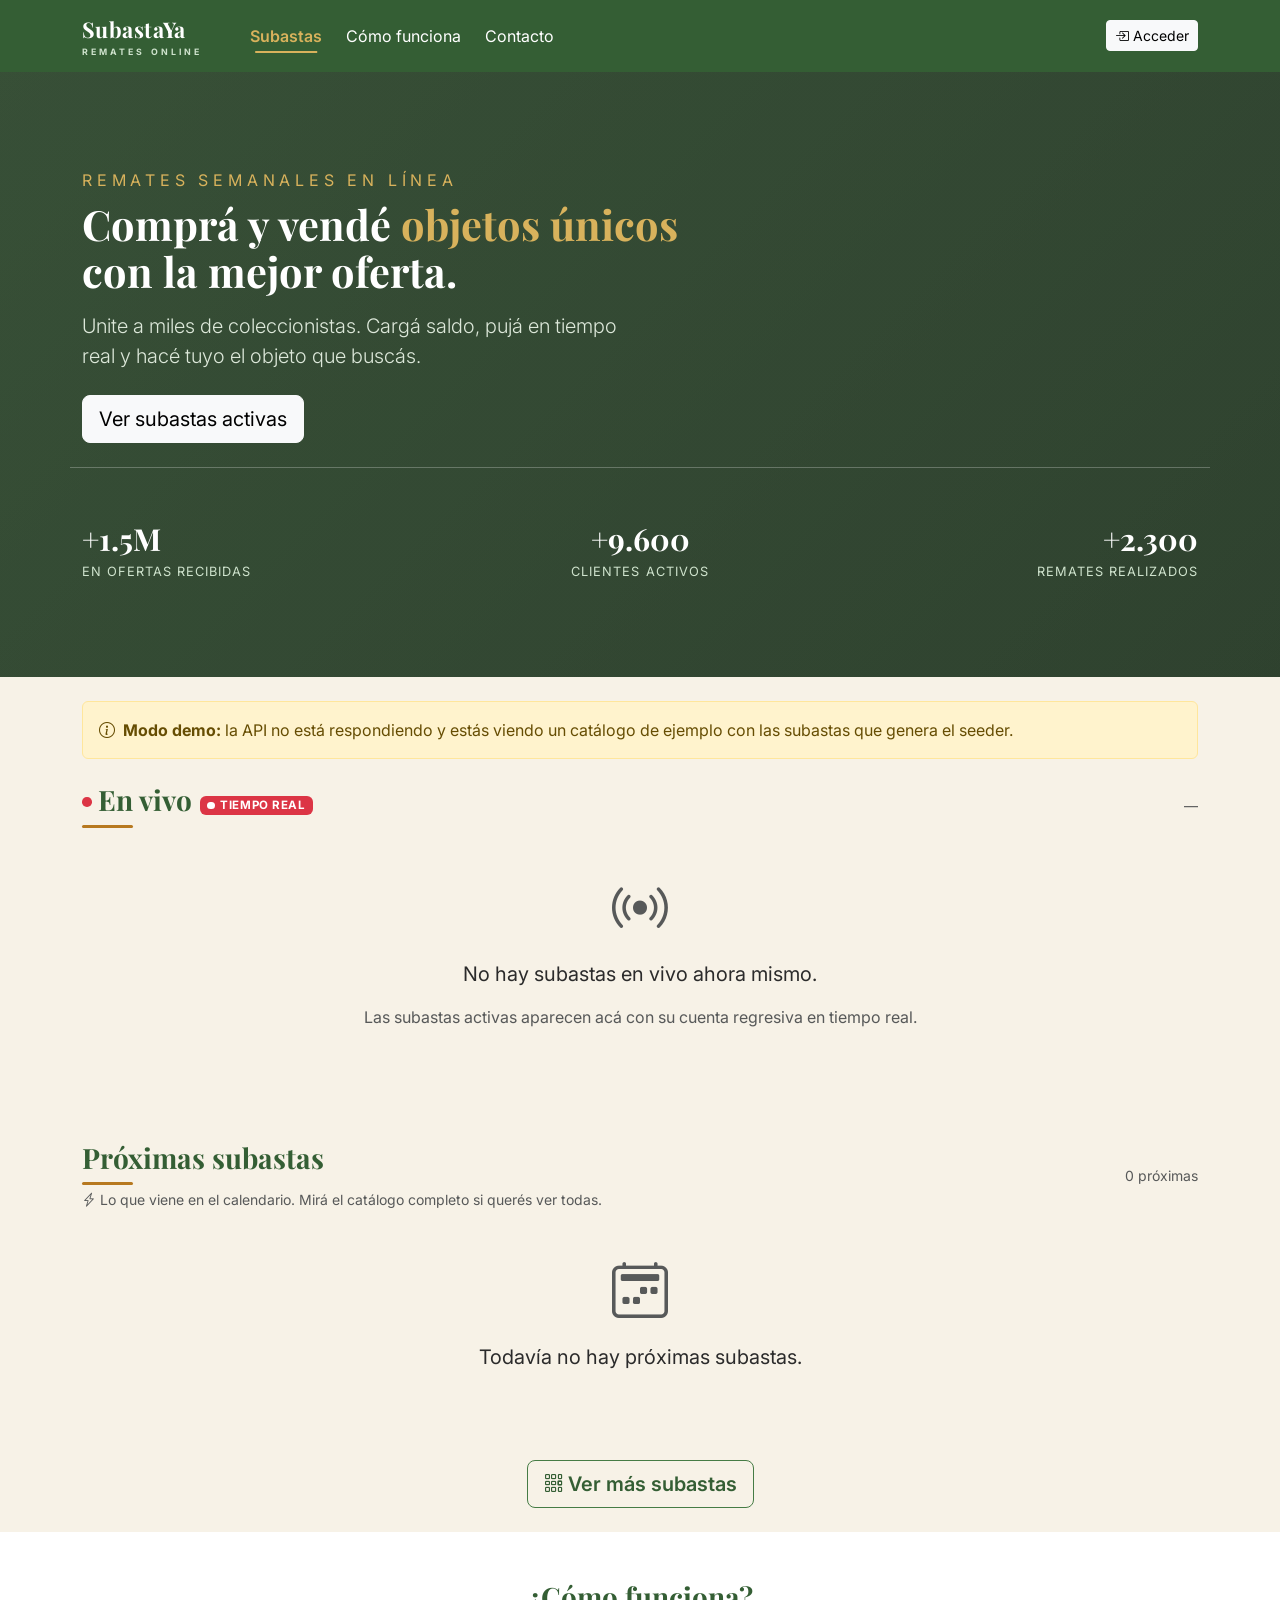
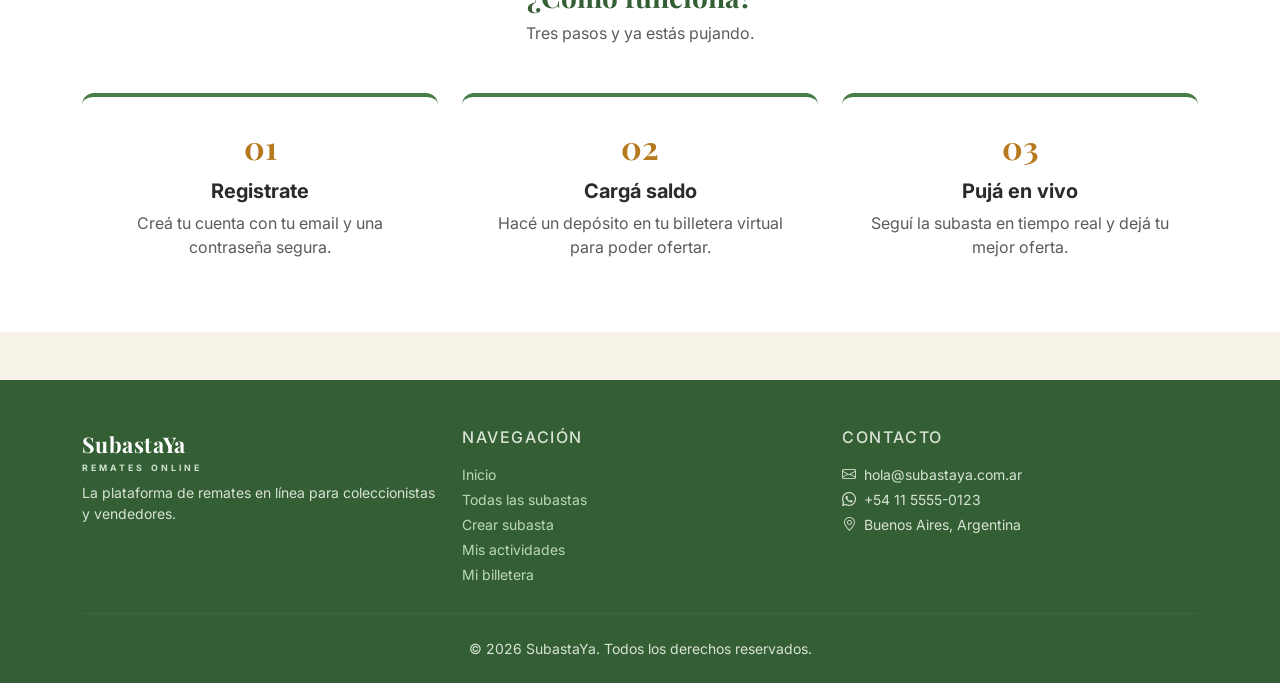
<file: Frontend/index.html>
<!DOCTYPE html>
<html lang="es">
<head>
  <meta charset="UTF-8" />
  
  <meta name="viewport" content="width=device-width, initial-scale=1.0" />
  <title>SubastaYa · Remates Online</title>

  <link rel="preconnect" href="https://fonts.googleapis.com" />
  <link rel="preconnect" href="https://fonts.gstatic.com" crossorigin />
  <link href="https://fonts.googleapis.com/css2?family=Playfair+Display:wght@600;700&family=Inter:wght@400;500;600&display=swap" rel="stylesheet" />
  <link href="https://cdn.jsdelivr.net/npm/bootstrap@5.3.3/dist/css/bootstrap.min.css" rel="stylesheet" />
  <link href="https://cdn.jsdelivr.net/npm/bootstrap-icons@1.11.3/font/bootstrap-icons.min.css" rel="stylesheet" />
  <link href="css/styles.css" rel="stylesheet" />
</head>
<body>

  <!-- Navbar -->
  <nav class="navbar navbar-expand-lg navbar-subasta sticky-top">
    <div class="container">
      <a class="navbar-brand logo-marca" href="index.html">
        SubastaYa
        <small>Remates Online</small>
      </a>
      <button class="navbar-toggler" type="button" data-bs-toggle="collapse" data-bs-target="#navPrincipal" aria-controls="navPrincipal" aria-expanded="false" aria-label="Abrir menú">
        <span class="navbar-toggler-icon"></span>
      </button>
      <div class="collapse navbar-collapse" id="navPrincipal">
        <ul class="navbar-nav me-auto ms-lg-4 gap-lg-2">
          <li class="nav-item"><a class="nav-link active" aria-current="page" href="#en-vivo">Subastas</a></li>
          <li class="nav-item"><a class="nav-link" href="#como-funciona">Cómo funciona</a></li>
          <li class="nav-item" data-solo-login><a class="nav-link" href="crear-subasta.html"><i class="bi bi-plus-circle me-1"></i>Crear subasta</a></li>
          <li class="nav-item" data-solo-login><a class="nav-link" href="mis-actividades.html"><i class="bi bi-list-check me-1"></i>Mis actividades</a></li>
          <li class="nav-item" data-solo-login><a class="nav-link" href="billetera.html"><i class="bi bi-wallet2 me-1"></i>Mi billetera</a></li>
          <li class="nav-item"><a class="nav-link" href="#contacto">Contacto</a></li>
        </ul>
        <div class="d-flex align-items-center" id="nav-accion"></div>
      </div>
    </div>
  </nav>

  <!-- Hero -->
  <header class="hero">
    <div class="container">
      <div class="row align-items-center">
        <div class="col-lg-8">
          <p class="text-uppercase mb-2" style="letter-spacing: 0.3em; color: #d8b25c;">Remates semanales en línea</p>
          <h1 class="claim">Comprá y vendé
            <span>objetos únicos</span><br />
            con la mejor oferta.</h1>
          <p class="sub-claim lead mt-3">
            Unite a miles de coleccionistas. Cargá saldo, pujá en tiempo real
            y hacé tuyo el objeto que buscás.
          </p>
          <div class="d-flex flex-wrap gap-2 mt-4">
            <a class="btn btn-light btn-lg" href="#en-vivo">Ver subastas activas</a>
           
          </div>
        </div>
      </div>

      <div class="row hero-stats pt-4 mt-4 g-4">
        <div class="col-md-4 text-center text-md-start">
          <p class="numero mb-0">+1.5M</p>
          <p class="etiqueta mb-0">En ofertas recibidas</p>
        </div>
        <div class="col-md-4 text-center">
          <p class="numero mb-0">+9.600</p>
          <p class="etiqueta mb-0">Clientes activos</p>
        </div>
        <div class="col-md-4 text-center text-md-end">
          <p class="numero mb-0">+2.300</p>
          <p class="etiqueta mb-0">Remates realizados</p>
        </div>
      </div>
    </div>
  </header>

  <!-- Subastas -->
  <section class="container py-4" id="subastas">
    <div id="aviso-demo" class="alert alert-warning d-none" role="alert">
      <i class="bi bi-info-circle me-1"></i>
      <strong>Modo demo:</strong> la API no está respondiendo y estás viendo un catálogo de ejemplo con las subastas que genera el seeder.
    </div>

    <!-- En vivo: todas las subastas activas con su cuenta regresiva en tiempo real -->
    <div class="d-flex align-items-center justify-content-between my-4" id="en-vivo">
      <div class="d-flex align-items-center">
        <h2 class="seccion-titulo h3 mb-0"><span class="punto-en-vivo"></span>En vivo</h2>
        <span class="badge live-badge ms-2"><span class="video-dot"></span>Tiempo real</span>
      </div>
      <span class="text-muted small" id="cantidad-en-vivo"></span>
    </div>
    <div id="grid-en-vivo" class="row g-4"></div>
    <div id="vacio-en-vivo" class="text-center py-5 d-none">
      <i class="bi bi-broadcast display-4 text-muted"></i>
      <p class="mt-3 fs-5">No hay subastas en vivo ahora mismo.</p>
      <p class="text-muted">Las subastas activas aparecen acá con su cuenta regresiva en tiempo real.</p>
    </div>

    <!-- Próximas a empezar -->
    <div class="d-flex align-items-center justify-content-between my-4 mt-5">
      <div>
        <h2 class="seccion-titulo h3 mb-0">Próximas subastas</h2>
        <p class="text-muted small mb-0 mt-1"><i class="bi bi-lightning-charge me-1"></i>Lo que viene en el calendario. Mirá el catálogo completo si querés ver todas.</p>
      </div>
      <span class="text-muted small" id="cantidad-resultados"></span>
    </div>
    <div id="grid-subastas" class="row g-4"></div>
    <div id="sin-resultados" class="text-center py-5 d-none">
      <i class="bi bi-calendar2-week display-4 text-muted"></i>
      <p class="mt-3 fs-5">Todavía no hay próximas subastas.</p>
    </div>
    <div class="text-center mt-4">
      <a class="btn btn-contorno-verde btn-lg" href="subastas.html">
        <i class="bi bi-grid-3x3-gap me-1"></i>Ver más subastas
      </a>
    </div>
  </section>

  <!-- Cómo funciona -->
  <section class="bg-white py-5" id="como-funciona">
    <div class="container">
      <h2 class="seccion-titulo h3 text-center mb-2">¿Cómo funciona?</h2>
      <p class="text-center text-muted mb-5">Tres pasos y ya estás pujando.</p>
      <div class="row g-4">
        <div class="col-md-4">
          <div class="paso text-center">
            <p class="numero-paso mb-2">01</p>
            <h5 class="fw-bold">Registrate</h5>
            <p class="text-muted mb-0">Creá tu cuenta con tu email y una contraseña segura.</p>
          </div>
        </div>
        <div class="col-md-4">
          <div class="paso text-center">
            <p class="numero-paso mb-2">02</p>
            <h5 class="fw-bold">Cargá saldo</h5>
            <p class="text-muted mb-0">Hacé un depósito en tu billetera virtual para poder ofertar.</p>
          </div>
        </div>
        <div class="col-md-4">
          <div class="paso text-center">
            <p class="numero-paso mb-2">03</p>
            <h5 class="fw-bold">Pujá en vivo</h5>
            <p class="text-muted mb-0">Seguí la subasta en tiempo real y dejá tu mejor oferta.</p>
          </div>
        </div>
      </div>
    </div>
  </section>

  <!-- Footer -->
  <footer class="footer-subasta mt-5 pt-5 pb-4" id="contacto">
    <div class="container">
      <div class="row g-4">
        <div class="col-lg-4">
          <p class="logo-marca text-white mb-2">SubastaYa <small>Remates Online</small></p>
          <p class="mb-0 small">La plataforma de remates en línea para coleccionistas y vendedores.</p>
        </div>
        <div class="col-lg-4">
          <h6 class="text-uppercase mb-3" style="letter-spacing: 0.1em;">Navegación</h6>
          <ul class="list-unstyled small mb-0">
            <li class="mb-1"><a href="index.html">Inicio</a></li>
            <li class="mb-1"><a href="subastas.html">Todas las subastas</a></li>
            <li class="mb-1"><a href="crear-subasta.html">Crear subasta</a></li>
            <li class="mb-1"><a href="mis-actividades.html">Mis actividades</a></li>
            <li class="mb-1"><a href="billetera.html">Mi billetera</a></li>
                      </ul>
        </div>
        <div class="col-lg-4">
          <h6 class="text-uppercase mb-3" style="letter-spacing: 0.1em;">Contacto</h6>
          <ul class="list-unstyled small mb-0">
            <li class="mb-1"><i class="bi bi-envelope me-2"></i>hola@subastaya.com.ar</li>
            <li class="mb-1"><i class="bi bi-whatsapp me-2"></i>+54 11 5555-0123</li>
            <li class="mb-1"><i class="bi bi-geo-alt me-2"></i>Buenos Aires, Argentina</li>
          </ul>
        </div>
      </div>
      <hr class="border-secondary my-4" />
      <p class="text-center small mb-0">© 2026 SubastaYa. Todos los derechos reservados.</p>
    </div>
  </footer>

  <script src="https://cdn.jsdelivr.net/npm/bootstrap@5.3.3/dist/js/bootstrap.bundle.min.js"></script>
  <script src="js/app.js"></script>
</body>
</html>
</file>
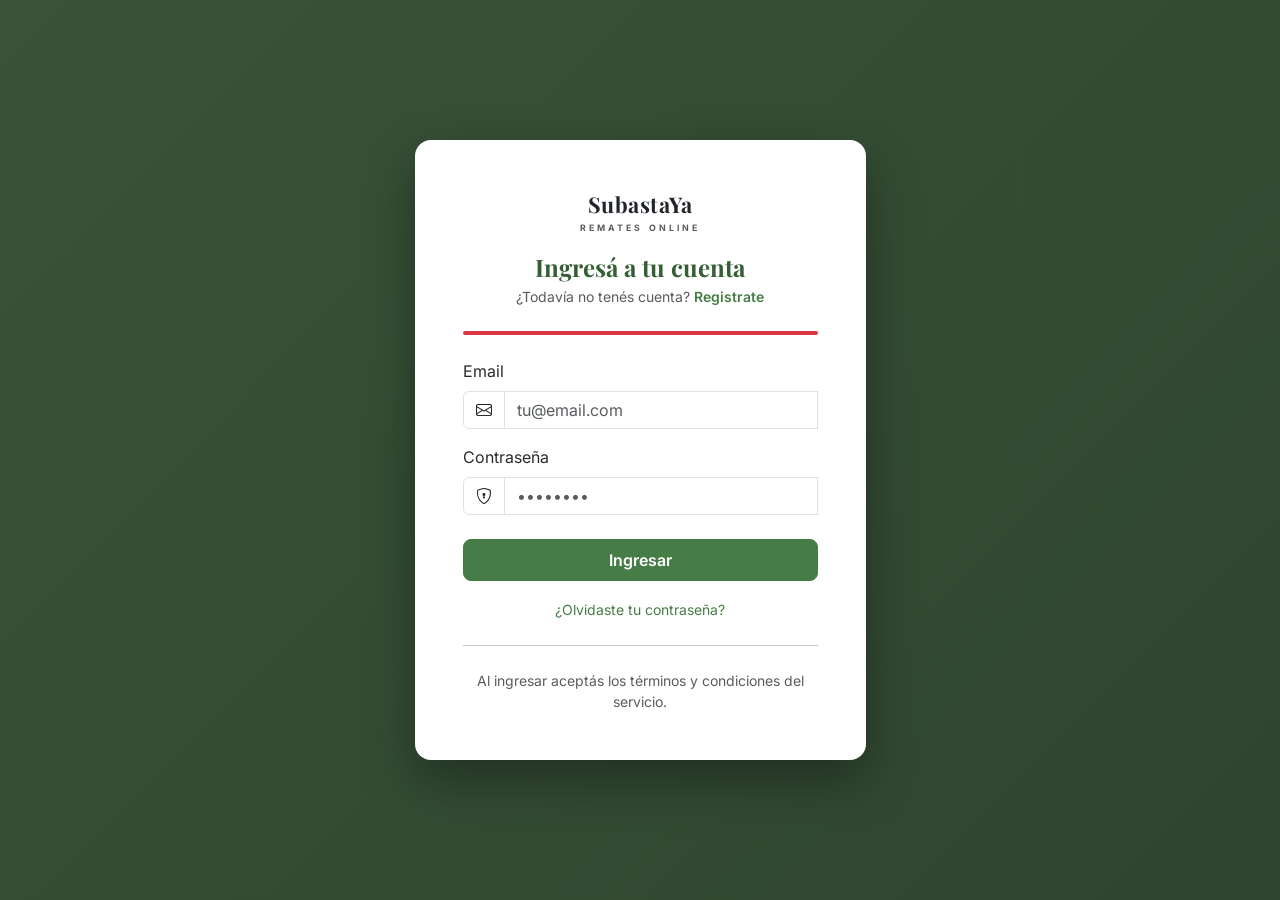
<file: Frontend/acceder.html>
<!DOCTYPE html>
<html lang="es">
<head>
  <meta charset="UTF-8" />
  <meta name="viewport" content="width=device-width, initial-scale=1.0" />
  <title>Acceder · SubastaYa</title>

  <link rel="preconnect" href="https://fonts.googleapis.com" />
  <link rel="preconnect" href="https://fonts.gstatic.com" crossorigin />
  <link href="https://fonts.googleapis.com/css2?family=Playfair+Display:wght@600;700&family=Inter:wght@400;500;600&display=swap" rel="stylesheet" />
  <link href="https://cdn.jsdelivr.net/npm/bootstrap@5.3.3/dist/css/bootstrap.min.css" rel="stylesheet" />
  <link href="https://cdn.jsdelivr.net/npm/bootstrap-icons@1.11.3/font/bootstrap-icons.min.css" rel="stylesheet" />
  <link href="css/styles.css" rel="stylesheet" />
</head>
<body class="body-login d-flex align-items-center">

  <div class="container">
    <div class="row justify-content-center">
      <div class="col-md-7 col-lg-5">
        <div class="panel-login p-4 p-lg-5">

          <div class="text-center mb-4">
            <a class="logo-marca d-inline-block text-decoration-none text-dark" href="index.html">
              SubastaYa
              <small class="text-muted">Remates Online</small>
            </a>
            <h1 class="seccion-titulo h4 mt-3 mb-1">Ingresá a tu cuenta</h1>
            <p class="text-muted small mb-0">¿Todavía no tenés cuenta?
              <a href="registrarse.html" class="text-decoration-none fw-semibold" style="color: var(--verde);">Registrate</a>
            </p>
          </div>

          <div id="alerta-sin-conexion" class="alert alert-warning d-none">
            <i class="bi bi-plug me-1"></i><strong>Sin conexión:</strong> no pudimos comunicarnos con el servidor y tu sesión se cerró. Volvé a ingresar cuando la API esté disponible.
          </div>

          <div id="alert-login" class="alert alert-danger d-none"></div>

          <div id="estado-api" class="barra-conexion barra-conexion-checking mb-4" role="status" aria-label="Estado de conexión con el servidor"></div>

          <form id="form-login" novalidate>
            <div class="mb-3">
              <label class="form-label" for="email">Email</label>
              <div class="input-group">
                <span class="input-group-text bg-white"><i class="bi bi-envelope"></i></span>
                <input class="form-control" id="email" type="email" placeholder="tu@email.com" required />
                <div class="invalid-feedback">Ingresá un email válido.</div>
              </div>
            </div>

            <div class="mb-4">
              <label class="form-label" for="password">Contraseña</label>
              <div class="input-group">
                <span class="input-group-text bg-white"><i class="bi bi-shield-lock"></i></span>
                <input class="form-control" id="password" type="password" placeholder="••••••••" required minlength="6" />
                <div class="invalid-feedback">La contraseña debe tener al menos 6 caracteres.</div>
              </div>
            </div>

            <button type="submit" class="btn btn-primary w-100 py-2" id="btn-ingresar">
              Ingresar
            </button>
          </form>

          <p class="text-center mt-3 mb-0">
            <a href="#" class="small text-decoration-none" style="color: var(--verde);">¿Olvidaste tu contraseña?</a>
          </p>

          <hr class="my-4" />
          <p class="text-center small text-muted mb-0">
            Al ingresar aceptás los términos y condiciones del servicio.
          </p>
        </div>
      </div>
    </div>
  </div>

  <script src="https://cdn.jsdelivr.net/npm/bootstrap@5.3.3/dist/js/bootstrap.bundle.min.js"></script>
  <script src="js/app.js"></script>
</body>
</html>
</file>
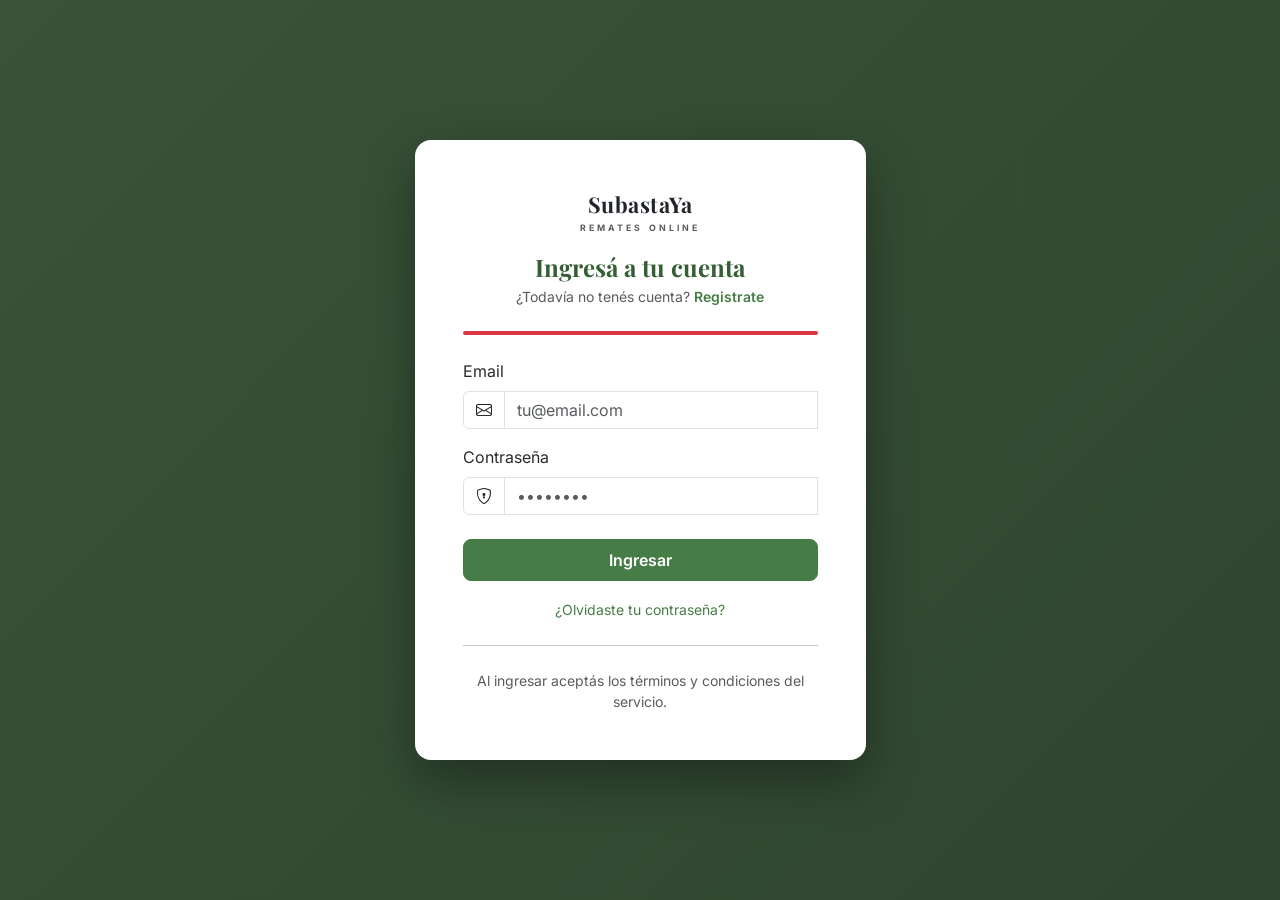
<file: Frontend/billetera.html>
<!DOCTYPE html>
<html lang="es">
<head>
  <meta charset="UTF-8" />
  <meta name="viewport" content="width=device-width, initial-scale=1.0" />
  <title>Mi billetera · SubastaYa</title>

  <link rel="preconnect" href="https://fonts.googleapis.com" />
  <link rel="preconnect" href="https://fonts.gstatic.com" crossorigin />
  <link href="https://fonts.googleapis.com/css2?family=Playfair+Display:wght@600;700&family=Inter:wght@400;500;600&display=swap" rel="stylesheet" />
  <link href="https://cdn.jsdelivr.net/npm/bootstrap@5.3.3/dist/css/bootstrap.min.css" rel="stylesheet" />
  <link href="https://cdn.jsdelivr.net/npm/bootstrap-icons@1.11.3/font/bootstrap-icons.min.css" rel="stylesheet" />
  <link href="css/styles.css" rel="stylesheet" />
</head>
<body>

  <!-- Navbar -->
  <nav class="navbar navbar-expand-lg navbar-subasta sticky-top">
    <div class="container">
      <a class="navbar-brand logo-marca" href="index.html">
        SubastaYa
        <small>Remates Online</small>
      </a>
      <button class="navbar-toggler" type="button" data-bs-toggle="collapse" data-bs-target="#navPrincipal" aria-controls="navPrincipal" aria-expanded="false" aria-label="Abrir menú">
        <span class="navbar-toggler-icon"></span>
      </button>
      <div class="collapse navbar-collapse" id="navPrincipal">
        <ul class="navbar-nav me-auto ms-lg-4 gap-lg-2">
          <li class="nav-item"><a class="nav-link" href="subastas.html">Subastas</a></li>
          <li class="nav-item" data-solo-login><a class="nav-link" href="crear-subasta.html"><i class="bi bi-plus-circle me-1"></i>Crear subasta</a></li>
          <li class="nav-item" data-solo-login><a class="nav-link" href="mis-actividades.html"><i class="bi bi-list-check me-1"></i>Mis actividades</a></li>
          <li class="nav-item" data-solo-login><a class="nav-link active" aria-current="page" href="billetera.html"><i class="bi bi-wallet2 me-1"></i>Mi billetera</a></li>
        </ul>
        <div class="d-flex align-items-center" id="nav-accion"></div>
      </div>
    </div>
  </nav>

  <main class="container py-5" id="billetera-app">
    <div class="d-flex flex-wrap align-items-center justify-content-between mb-4">
      <div>
        <h1 class="titulo-seccion mb-1">Mi billetera</h1>
        <p class="text-muted mb-0">Hola, <strong id="lbl-usuario">usuario</strong>. Administrá tu saldo para participar en los remates.</p>
      </div>
      <a href="subastas.html" class="btn btn-verde mt-2 mt-sm-0"><i class="bi bi-hammer me-1"></i>Ver subastas</a>
    </div>

    <div id="alerta-billetera" class="alert d-none" role="alert"></div>

    <!-- Resumen de saldos -->
    <div id="loader-billetera" class="text-center py-5">
      <div class="spinner-border text-success" role="status"></div>
      <p class="text-muted mt-2 mb-0">Cargando tu billetera...</p>
    </div>

    <div class="row g-4 d-none" id="billetera-cards">
      <div class="col-md-4">
        <div class="card card-saldo card-saldo-disponible h-100">
          <div class="card-body">
            <p class="saldo-label">Saldo disponible</p>
            <p class="saldo-valor" id="tot-disponible">—</p>
            <span class="saldo-nota"><i class="bi bi-arrow-down-circle me-1"></i>Listo para ofertar</span>
          </div>
        </div>
      </div>
      <div class="col-md-4">
        <div class="card card-saldo card-saldo-congelado h-100">
          <div class="card-body">
            <p class="saldo-label">Saldo congelado</p>
            <p class="saldo-valor" id="tot-congelado">—</p>
            <span class="saldo-nota"><i class="bi bi-lock me-1"></i>Retenido en ofertas activas</span>
          </div>
        </div>
      </div>
      <div class="col-md-4">
        <div class="card card-saldo card-saldo-total h-100">
          <div class="card-body">
            <p class="saldo-label">Saldo total</p>
            <p class="saldo-valor" id="tot-total">—</p>
            <span class="saldo-nota"><i class="bi bi-wallet2 me-1"></i>Disponible + congelado</span>
          </div>
        </div>
      </div>
    </div>

    <!-- Movimiento -->
    <div class="card panel-billetera mt-4">
      <div class="card-body">
        <h2 class="h5 titulo-panel mb-3"><i class="bi bi-arrow-left-right me-2"></i>Nuevo movimiento</h2>
        <form id="form-movimiento" class="row g-3 align-items-end" novalidate>
          <div class="col-md-4">
            <label for="mov-tipo" class="form-label">Tipo de movimiento</label>
            <select id="mov-tipo" class="form-select" required>
              <option value="" selected disabled>Elegí una opción</option>
              <option value="DEPOSITO">Depósito</option>
              <option value="RETIRO">Retiro</option>
            </select>
          </div>
          <div class="col-md-4">
            <label for="mov-monto" class="form-label">Monto ($)</label>
            <input id="mov-monto" type="number" min="0.01" step="0.01" class="form-control" placeholder="0,00" required />
          </div>
          <div class="col-md-4">
            <button type="submit" id="btn-movimiento" class="btn btn-verde w-100">
              <i class="bi bi-arrow-right-circle me-1"></i>Ejecutar movimiento
            </button>
          </div>
          <div class="col-12">
            <p id="ayuda-movimiento" class="form-text text-muted mb-0"></p>
          </div>
        </form>
      </div>
    </div>

    <!-- Historial -->
    <div class="card panel-billetera mt-4">
      <div class="card-body">
        <h2 class="h5 titulo-panel mb-3"><i class="bi bi-clock-history me-2"></i>Historial de movimientos</h2>

        <div id="loader-movimientos" class="text-center py-4">
          <div class="spinner-border text-success" role="status"></div>
          <p class="text-muted mt-2 mb-0">Cargando movimientos...</p>
        </div>

        <div class="table-responsive">
          <table class="table align-middle mb-0">
            <thead>
              <tr>
                <th>Tipo</th>
                <th>Monto</th>
                <th>Fecha</th>
                <th>Aplicado a</th>
              </tr>
            </thead>
            <tbody id="tabla-movimientos"></tbody>
          </table>
        </div>

        <p id="sin-movimientos" class="text-muted text-center py-4 mb-0 d-none">
          <i class="bi bi-inbox me-1"></i>Todavía no hay movimientos. Hacé uno para empezar.
        </p>
      </div>
    </div>
  </main>

  <footer class="footer-subasta mt-5 pt-5 pb-4">
    <div class="container">
      <div class="row g-4">
        <div class="col-lg-4">
          <p class="logo-marca text-white mb-2">SubastaYa <small>Remates Online</small></p>
          <p class="mb-0 small">La plataforma de remates en línea para coleccionistas y vendedores.</p>
        </div>
        <div class="col-lg-4">
          <h6 class="text-uppercase mb-3" style="letter-spacing: 0.1em;">Navegación</h6>
          <ul class="list-unstyled small mb-0">
            <li class="mb-1"><a href="index.html">Inicio</a></li>
            <li class="mb-1"><a href="subastas.html">Todas las subastas</a></li>
            <li class="mb-1"><a href="crear-subasta.html">Crear subasta</a></li>
            <li class="mb-1"><a href="mis-actividades.html">Mis actividades</a></li>
            <li class="mb-1"><a href="billetera.html">Mi billetera</a></li>
                      </ul>
        </div>
        <div class="col-lg-4">
          <h6 class="text-uppercase mb-3" style="letter-spacing: 0.1em;">Contacto</h6>
          <ul class="list-unstyled small mb-0">
            <li class="mb-1"><i class="bi bi-envelope me-2"></i>hola@subastaya.com.ar</li>
            <li class="mb-1"><i class="bi bi-whatsapp me-2"></i>+54 11 5555-0123</li>
            <li class="mb-1"><i class="bi bi-geo-alt me-2"></i>Buenos Aires, Argentina</li>
          </ul>
        </div>
      </div>
      <hr class="border-secondary my-4" />
      <p class="text-center small mb-0">© 2026 SubastaYa. Todos los derechos reservados.</p>
    </div>
  </footer>

  <script src="https://cdn.jsdelivr.net/npm/bootstrap@5.3.3/dist/js/bootstrap.bundle.min.js"></script>
  <script src="js/app.js"></script>
</body>
</html>
</file>
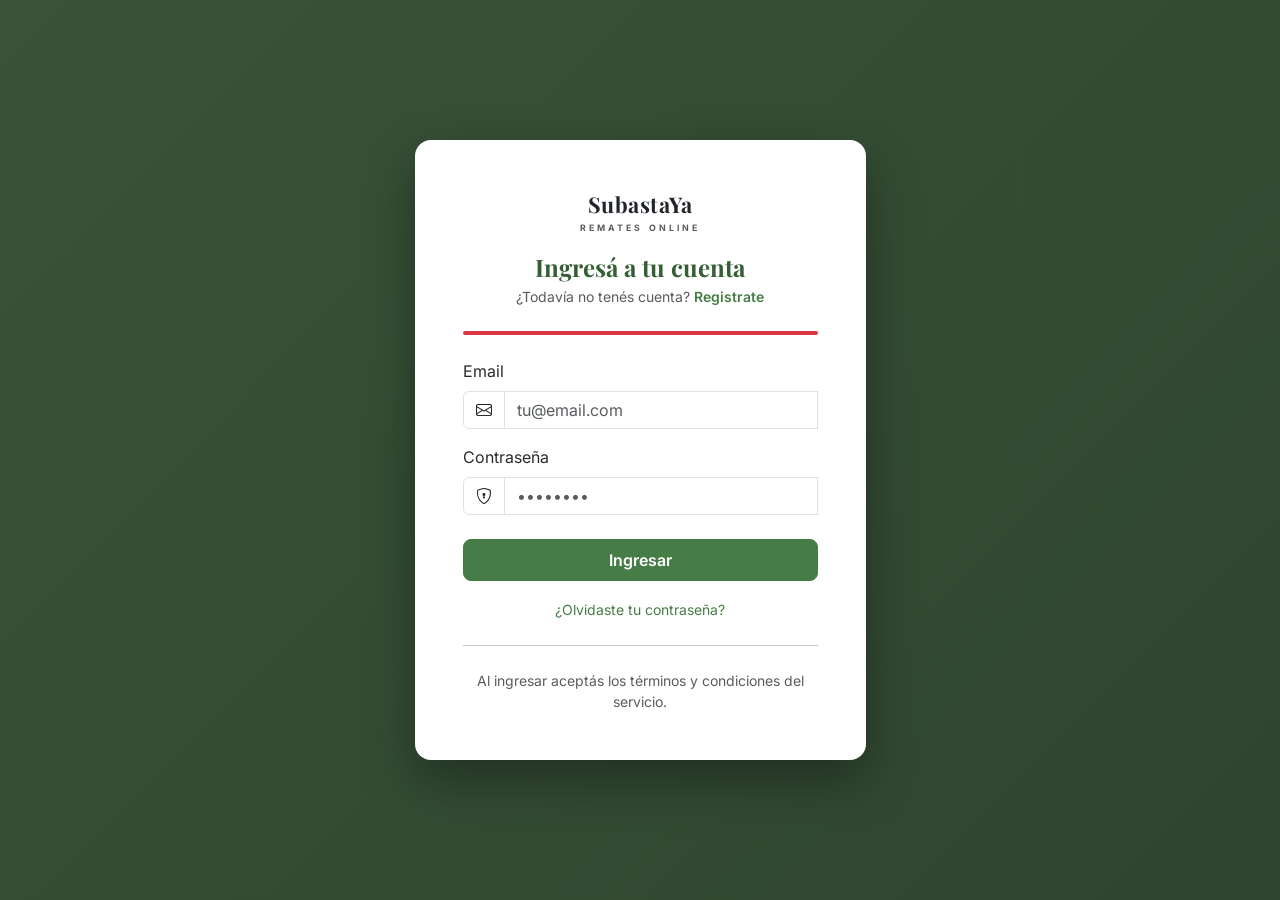
<file: Frontend/crear-subasta.html>
<!DOCTYPE html>
<html lang="es">
<head>
  <meta charset="UTF-8" />
  <meta name="viewport" content="width=device-width, initial-scale=1.0" />
  <title>Crear subasta · SubastaYa</title>

  <link rel="preconnect" href="https://fonts.googleapis.com" />
  <link rel="preconnect" href="https://fonts.gstatic.com" crossorigin />
  <link href="https://fonts.googleapis.com/css2?family=Playfair+Display:wght@600;700&family=Inter:wght@400;500;600&display=swap" rel="stylesheet" />
  <link href="https://cdn.jsdelivr.net/npm/bootstrap@5.3.3/dist/css/bootstrap.min.css" rel="stylesheet" />
  <link href="https://cdn.jsdelivr.net/npm/bootstrap-icons@1.11.3/font/bootstrap-icons.min.css" rel="stylesheet" />
  <link href="css/styles.css" rel="stylesheet" />
</head>
<body>

  <!-- Navbar -->
  <nav class="navbar navbar-expand-lg navbar-subasta sticky-top">
    <div class="container">
      <a class="navbar-brand logo-marca" href="index.html">
        SubastaYa
        <small>Remates Online</small>
      </a>
      <button class="navbar-toggler" type="button" data-bs-toggle="collapse" data-bs-target="#navPrincipal" aria-controls="navPrincipal" aria-expanded="false" aria-label="Abrir menú">
        <span class="navbar-toggler-icon"></span>
      </button>
      <div class="collapse navbar-collapse" id="navPrincipal">
        <ul class="navbar-nav me-auto ms-lg-4 gap-lg-2">
          <li class="nav-item"><a class="nav-link" href="subastas.html">Subastas</a></li>
          <li class="nav-item" data-solo-login><a class="nav-link active" aria-current="page" href="crear-subasta.html"><i class="bi bi-plus-circle me-1"></i>Crear subasta</a></li>
          <li class="nav-item" data-solo-login><a class="nav-link" href="mis-actividades.html"><i class="bi bi-list-check me-1"></i>Mis actividades</a></li>
          <li class="nav-item" data-solo-login><a class="nav-link" href="billetera.html"><i class="bi bi-wallet2 me-1"></i>Mi billetera</a></li>
        </ul>
        <div class="d-flex align-items-center" id="nav-accion"></div>
      </div>
    </div>
  </nav>

  <main class="container py-4" id="crear-app">
    <nav class="mb-3" aria-label="breadcrumb">
      <ol class="breadcrumb mb-0">
        <li class="breadcrumb-item"><a href="subastas.html">Subastas</a></li>
        <li class="breadcrumb-item active" aria-current="page">Crear subasta</li>
      </ol>
    </nav>

    <div class="d-flex align-items-center justify-content-between mb-4">
      <div>
        <h1 class="titulo-seccion h3 mb-1"><i class="bi bi-plus-circle me-2"></i>Publicar una subasta</h1>
        <p class="text-muted mb-0">Completá los datos y tu remate quedará publicado al instante.</p>
      </div>
      <a href="mis-actividades.html" class="btn btn-contorno-verde d-none d-sm-inline-flex align-items-center">
        <i class="bi bi-list-check me-1"></i>Mis actividades
      </a>
    </div>

    <div id="alerta-crear" class="alert d-none" role="alert"></div>

    <div class="card panel-billetera">
      <div class="card-body">
        <form id="form-crear" class="row g-3" novalidate>
          <div class="col-md-6">
            <label for="cs-titulo" class="form-label">Título <span class="text-danger">*</span></label>
            <input id="cs-titulo" type="text" class="form-control" maxlength="120" required placeholder="Ej: Notebook Gamer RTX 16GB" />
          </div>
          <div class="col-md-6">
            <label for="cs-categoria" class="form-label">Categoría <span class="text-danger">*</span></label>
            <select id="cs-categoria" class="form-select" required>
              <option value="" selected disabled>Cargando categorías...</option>
            </select>
          </div>
          <div class="col-12">
            <label for="cs-descripcion" class="form-label">Descripción <span class="text-danger">*</span></label>
            <textarea id="cs-descripcion" class="form-control" rows="3" required placeholder="Estado del producto, garantías, detalles de la entrega..."></textarea>
          </div>
          <div class="col-md-6">
            <label for="cs-imagen" class="form-label">URL de la imagen</label>
            <input id="cs-imagen" type="url" class="form-control" placeholder="https://..." />
            <div class="form-text">Si se deja vacía se usará una imagen de ejemplo.</div>
          </div>
          <div class="col-md-3">
            <label for="cs-base" class="form-label">Precio base ($) <span class="text-danger">*</span></label>
            <input id="cs-base" type="number" min="1" step="1" class="form-control" placeholder="40000" required />
          </div>
          <div class="col-md-3">
            <label for="cs-incremento" class="form-label">Incremento mín. ($) <span class="text-danger">*</span></label>
            <input id="cs-incremento" type="number" min="1" step="1" class="form-control" placeholder="5000" required />
            <div class="form-text">No puede superar el precio base.</div>
          </div>
          <div class="col-md-6">
            <label for="cs-inicio" class="form-label">Fecha y hora de inicio <span class="text-danger">*</span></label>
            <input id="cs-inicio" type="datetime-local" class="form-control" required />
            <div class="form-text">Hora actual: <span id="cs-ahora">—</span>. Si el inicio ya pasó, la subasta nace ACTIVA.</div>
          </div>
          <div class="col-md-6">
            <label for="cs-fin" class="form-label">Fecha y hora de cierre <span class="text-danger">*</span></label>
            <input id="cs-fin" type="datetime-local" class="form-control" required />
            <div class="form-text">Debe ser posterior al inicio.</div>
          </div>
          <div class="col-12">
            <small id="cs-preview" class="text-success fw-semibold">—</small>
          </div>
          <div class="col-12 d-flex flex-wrap gap-2 mt-4">
            <button id="btn-crear" class="btn btn-verde px-4" type="submit">
              <i class="bi bi-check2-circle me-1"></i>Publicar subasta
            </button>
            <a href="subastas.html" class="btn btn-outline-secondary px-4">Cancelar</a>
          </div>
        </form>
      </div>
    </div>
  </main>

  <footer class="footer-subasta mt-5 pt-5 pb-4">
    <div class="container">
      <div class="row g-4">
        <div class="col-lg-4">
          <p class="logo-marca text-white mb-2">SubastaYa <small>Remates Online</small></p>
          <p class="mb-0 small">La plataforma de remates en línea para coleccionistas y vendedores.</p>
        </div>
        <div class="col-lg-4">
          <h6 class="text-uppercase mb-3" style="letter-spacing: 0.1em;">Navegación</h6>
          <ul class="list-unstyled small mb-0">
            <li class="mb-1"><a href="index.html">Inicio</a></li>
            <li class="mb-1"><a href="subastas.html">Todas las subastas</a></li>
            <li class="mb-1"><a href="crear-subasta.html">Crear subasta</a></li>
            <li class="mb-1"><a href="mis-actividades.html">Mis actividades</a></li>
            <li class="mb-1"><a href="billetera.html">Mi billetera</a></li>
                      </ul>
        </div>
        <div class="col-lg-4">
          <h6 class="text-uppercase mb-3" style="letter-spacing: 0.1em;">Contacto</h6>
          <ul class="list-unstyled small mb-0">
            <li class="mb-1"><i class="bi bi-envelope me-2"></i>hola@subastaya.com.ar</li>
            <li class="mb-1"><i class="bi bi-whatsapp me-2"></i>+54 11 5555-0123</li>
            <li class="mb-1"><i class="bi bi-geo-alt me-2"></i>Buenos Aires, Argentina</li>
          </ul>
        </div>
      </div>
      <hr class="border-secondary my-4" />
      <p class="text-center small mb-0">© 2026 SubastaYa. Todos los derechos reservados.</p>
    </div>
  </footer>

  <script src="https://cdn.jsdelivr.net/npm/bootstrap@5.3.3/dist/js/bootstrap.bundle.min.js"></script>
  <script src="js/app.js"></script>
  <script src="js/crear-subasta.js"></script>
</body>
</html>
</file>
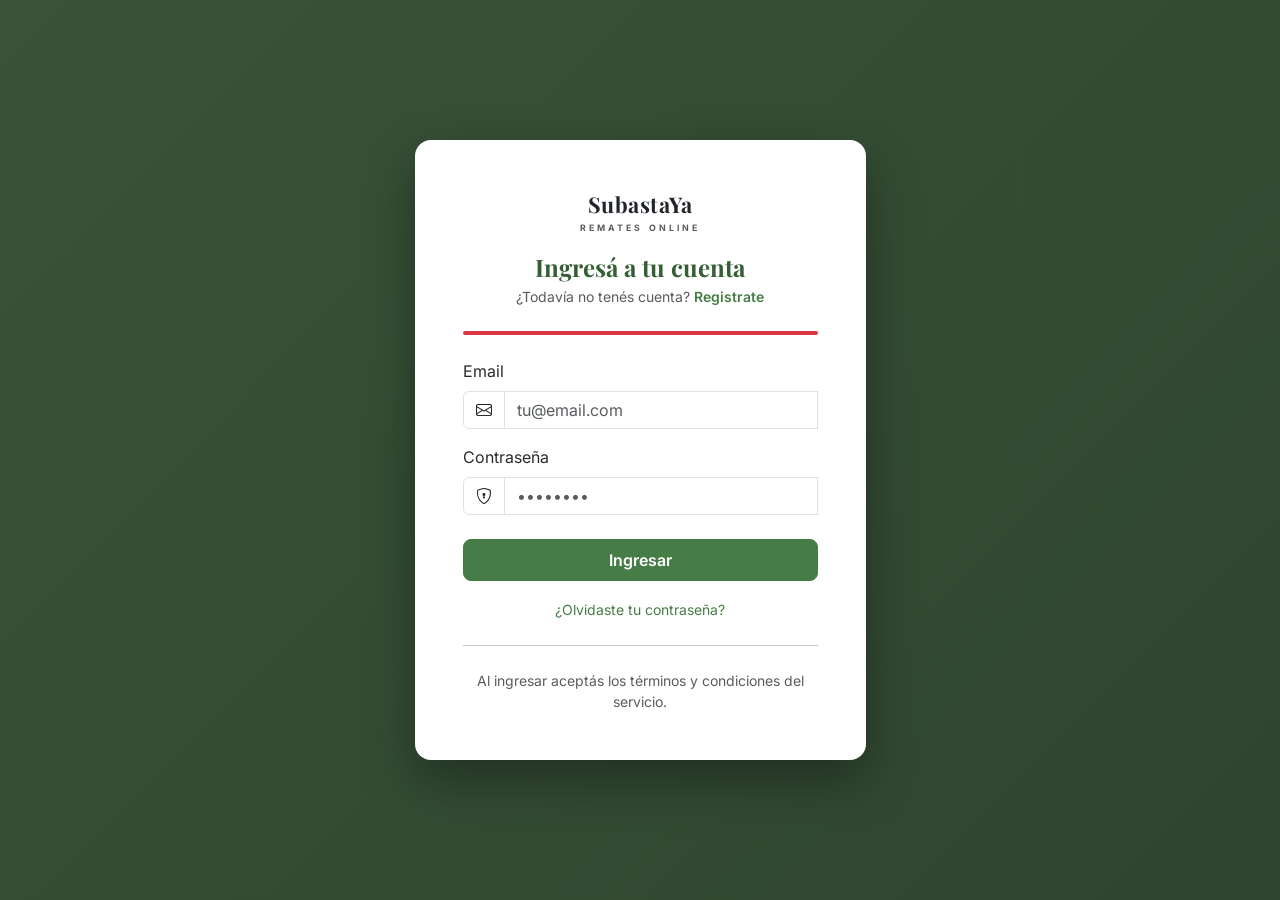
<file: Frontend/mis-actividades.html>
<!DOCTYPE html>
<html lang="es">
<head>
  <meta charset="UTF-8" />
  <meta name="viewport" content="width=device-width, initial-scale=1.0" />
  <title>Mis actividades · SubastaYa</title>

  <link rel="preconnect" href="https://fonts.googleapis.com" />
  <link rel="preconnect" href="https://fonts.gstatic.com" crossorigin />
  <link href="https://fonts.googleapis.com/css2?family=Playfair+Display:wght@600;700&family=Inter:wght@400;500;600&display=swap" rel="stylesheet" />
  <link href="https://cdn.jsdelivr.net/npm/bootstrap@5.3.3/dist/css/bootstrap.min.css" rel="stylesheet" />
  <link href="https://cdn.jsdelivr.net/npm/bootstrap-icons@1.11.3/font/bootstrap-icons.min.css" rel="stylesheet" />
  <link href="css/styles.css" rel="stylesheet" />
</head>
<body>

  <!-- Navbar -->
  <nav class="navbar navbar-expand-lg navbar-subasta sticky-top">
    <div class="container">
      <a class="navbar-brand logo-marca" href="index.html">
        SubastaYa
        <small>Remates Online</small>
      </a>
      <button class="navbar-toggler" type="button" data-bs-toggle="collapse" data-bs-target="#navPrincipal" aria-controls="navPrincipal" aria-expanded="false" aria-label="Abrir menú">
        <span class="navbar-toggler-icon"></span>
      </button>
      <div class="collapse navbar-collapse" id="navPrincipal">
        <ul class="navbar-nav me-auto ms-lg-4 gap-lg-2">
          <li class="nav-item"><a class="nav-link" href="subastas.html">Subastas</a></li>
          <li class="nav-item" data-solo-login><a class="nav-link" href="crear-subasta.html"><i class="bi bi-plus-circle me-1"></i>Crear subasta</a></li>
          <li class="nav-item" data-solo-login><a class="nav-link active" aria-current="page" href="mis-actividades.html"><i class="bi bi-list-check me-1"></i>Mis actividades</a></li>
          <li class="nav-item" data-solo-login><a class="nav-link" href="billetera.html"><i class="bi bi-wallet2 me-1"></i>Mi billetera</a></li>
        </ul>
        <div class="d-flex align-items-center" id="nav-accion"></div>
      </div>
    </div>
  </nav>

  <main class="container py-4" id="actividades-app">
    <div class="d-flex flex-wrap align-items-center justify-content-between mb-4">
      <div>
        <h1 class="titulo-seccion h3 mb-1">Mis actividades</h1>
        <p class="text-muted mb-0">Subastas que publicaste y remates donde participaste.</p>
      </div>
      <div class="d-flex gap-2 mt-2 mt-sm-0">
        <a href="crear-subasta.html" class="btn btn-verde"><i class="bi bi-plus-circle me-1"></i>Crear subasta</a>
        <a href="billetera.html" class="btn btn-outline-secondary">Mi billetera</a>
      </div>
    </div>

    <div id="alerta-actividades" class="alert d-none" role="alert"></div>

    <div id="loader-actividades" class="text-center py-5">
      <div class="spinner-border text-success" role="status"></div>
      <p class="text-muted mt-2 mb-0">Cargando tus actividades...</p>
    </div>

    <div id="actividades-contenido" class="d-none">
      <section class="mb-5">
        <h2 class="h5 titulo-panel mb-3"><i class="bi bi-tags me-2"></i>Como vendedor</h2>
        <div id="resumen-vendedor" class="row g-2 mb-3"></div>
        <div id="grid-vendedor" class="row g-3"></div>
        <p id="vacio-vendedor" class="text-muted text-center py-3 d-none">
          <i class="bi bi-inbox me-1"></i>Todavía no publicaste ninguna subasta.
        </p>
      </section>

      <section>
        <h2 class="h5 titulo-panel mb-3"><i class="bi bi-hammer me-2"></i>Como pujador</h2>
        <div id="resumen-pujador" class="row g-2 mb-3"></div>
        <div id="grid-pujador" class="row g-3"></div>
        <p id="vacio-pujador" class="text-muted text-center py-3 d-none">
          <i class="bi bi-inbox me-1"></i>Todavía no participaste en ninguna subasta.
        </p>
      </section>
    </div>
  </main>

  <footer class="footer-subasta mt-5 pt-5 pb-4">
    <div class="container">
      <div class="row g-4">
        <div class="col-lg-4">
          <p class="logo-marca text-white mb-2">SubastaYa <small>Remates Online</small></p>
          <p class="mb-0 small">La plataforma de remates en línea para coleccionistas y vendedores.</p>
        </div>
        <div class="col-lg-4">
          <h6 class="text-uppercase mb-3" style="letter-spacing: 0.1em;">Navegación</h6>
          <ul class="list-unstyled small mb-0">
            <li class="mb-1"><a href="index.html">Inicio</a></li>
            <li class="mb-1"><a href="subastas.html">Todas las subastas</a></li>
            <li class="mb-1"><a href="crear-subasta.html">Crear subasta</a></li>
            <li class="mb-1"><a href="mis-actividades.html">Mis actividades</a></li>
            <li class="mb-1"><a href="billetera.html">Mi billetera</a></li>
                      </ul>
        </div>
        <div class="col-lg-4">
          <h6 class="text-uppercase mb-3" style="letter-spacing: 0.1em;">Contacto</h6>
          <ul class="list-unstyled small mb-0">
            <li class="mb-1"><i class="bi bi-envelope me-2"></i>hola@subastaya.com.ar</li>
            <li class="mb-1"><i class="bi bi-whatsapp me-2"></i>+54 11 5555-0123</li>
            <li class="mb-1"><i class="bi bi-geo-alt me-2"></i>Buenos Aires, Argentina</li>
          </ul>
        </div>
      </div>
      <hr class="border-secondary my-4" />
      <p class="text-center small mb-0">© 2026 SubastaYa. Todos los derechos reservados.</p>
    </div>
  </footer>

  <script src="https://cdn.jsdelivr.net/npm/bootstrap@5.3.3/dist/js/bootstrap.bundle.min.js"></script>
  <script src="js/app.js"></script>
  <script src="js/mis-actividades.js"></script>
</body>
</html>
</file>
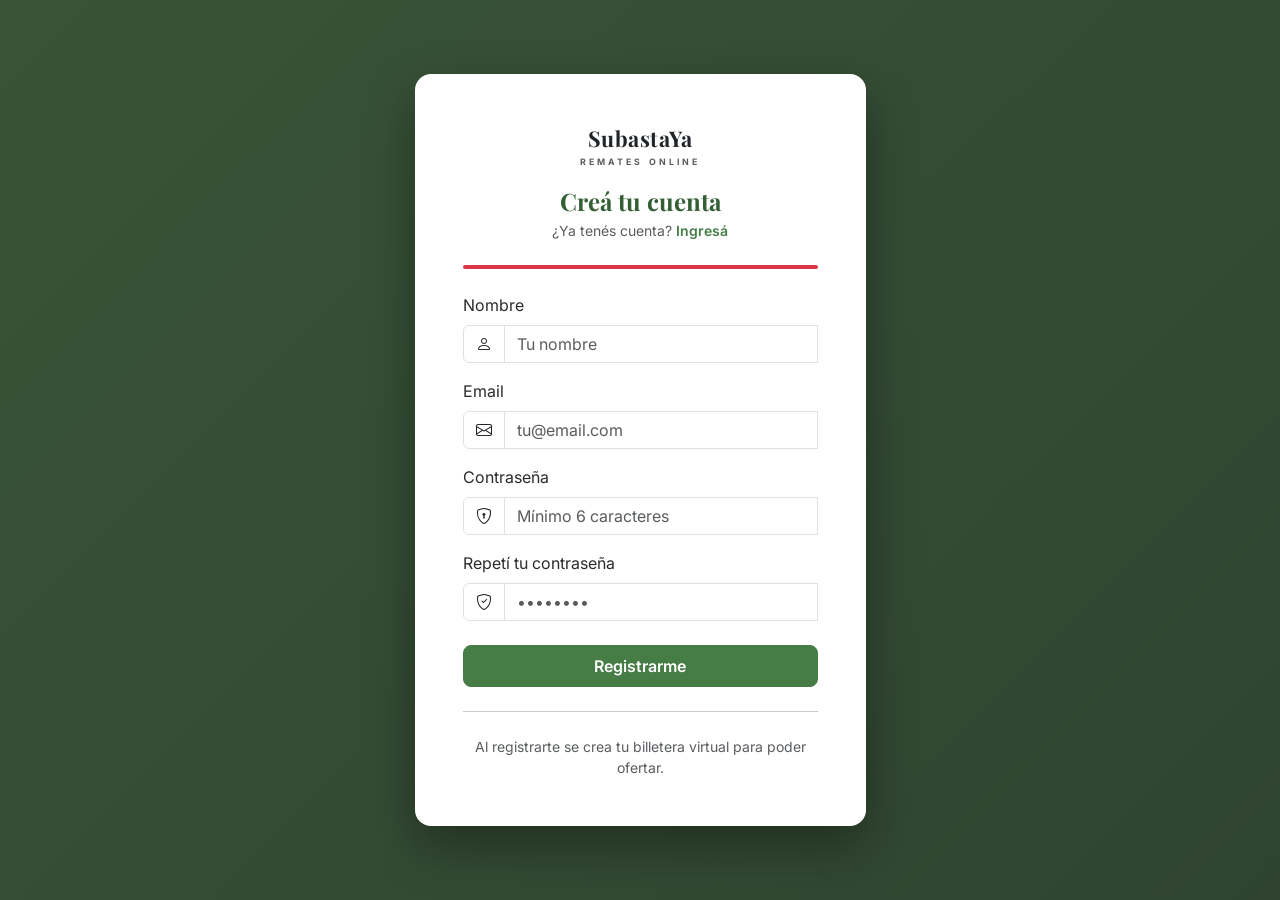
<file: Frontend/registrarse.html>
<!DOCTYPE html>
<html lang="es">
<head>
  <meta charset="UTF-8" />
  <meta name="viewport" content="width=device-width, initial-scale=1.0" />
  <title>Registrate · SubastaYa</title>

  <link rel="preconnect" href="https://fonts.googleapis.com" />
  <link rel="preconnect" href="https://fonts.gstatic.com" crossorigin />
  <link href="https://fonts.googleapis.com/css2?family=Playfair+Display:wght@600;700&family=Inter:wght@400;500;600&display=swap" rel="stylesheet" />
  <link href="https://cdn.jsdelivr.net/npm/bootstrap@5.3.3/dist/css/bootstrap.min.css" rel="stylesheet" />
  <link href="https://cdn.jsdelivr.net/npm/bootstrap-icons@1.11.3/font/bootstrap-icons.min.css" rel="stylesheet" />
  <link href="css/styles.css" rel="stylesheet" />
</head>
<body class="body-login d-flex align-items-center">

  <div class="container">
    <div class="row justify-content-center">
      <div class="col-md-7 col-lg-5">
        <div class="panel-login p-4 p-lg-5">

          <div class="text-center mb-4">
            <a class="logo-marca d-inline-block text-decoration-none text-dark" href="index.html">
              SubastaYa
              <small class="text-muted">Remates Online</small>
            </a>
            <h1 class="seccion-titulo h4 mt-3 mb-1">Creá tu cuenta</h1>
            <p class="text-muted small mb-0">¿Ya tenés cuenta?
              <a href="acceder.html" class="text-decoration-none fw-semibold" style="color: var(--verde);">Ingresá</a>
            </p>
          </div>

          <div id="alert-registro" class="alert alert-danger d-none"></div>

          <div id="estado-api" class="barra-conexion barra-conexion-checking mb-4" role="status" aria-label="Estado de conexión con el servidor"></div>

          <form id="form-registro" novalidate>
            <div class="mb-3">
              <label class="form-label" for="nombre">Nombre</label>
              <div class="input-group">
                <span class="input-group-text bg-white"><i class="bi bi-person"></i></span>
                <input class="form-control" id="nombre" type="text" placeholder="Tu nombre" required minlength="2" />
                <div class="invalid-feedback">El nombre debe tener al menos 2 caracteres.</div>
              </div>
            </div>

            <div class="mb-3">
              <label class="form-label" for="email">Email</label>
              <div class="input-group">
                <span class="input-group-text bg-white"><i class="bi bi-envelope"></i></span>
                <input class="form-control" id="email" type="email" placeholder="tu@email.com" required />
                <div class="invalid-feedback">Ingresá un email válido.</div>
              </div>
            </div>

            <div class="mb-3">
              <label class="form-label" for="password">Contraseña</label>
              <div class="input-group">
                <span class="input-group-text bg-white"><i class="bi bi-shield-lock"></i></span>
                <input class="form-control" id="password" type="password" placeholder="Mínimo 6 caracteres" required minlength="6" />
                <div class="invalid-feedback">La contraseña debe tener al menos 6 caracteres.</div>
              </div>
            </div>

            <div class="mb-4">
              <label class="form-label" for="password-confirm">Repetí tu contraseña</label>
              <div class="input-group">
                <span class="input-group-text bg-white"><i class="bi bi-shield-check"></i></span>
                <input class="form-control" id="password-confirm" type="password" placeholder="••••••••" required minlength="6" />
                <div class="invalid-feedback">Las contraseñas no coinciden.</div>
              </div>
            </div>

            <button type="submit" class="btn btn-primary w-100 py-2" id="btn-registrarse">
              Registrarme
            </button>
          </form>

          <hr class="my-4" />
          <p class="text-center small text-muted mb-0">
            Al registrarte se crea tu billetera virtual para poder ofertar.
          </p>
        </div>
      </div>
    </div>
  </div>

  <script src="https://cdn.jsdelivr.net/npm/bootstrap@5.3.3/dist/js/bootstrap.bundle.min.js"></script>
  <script src="js/app.js"></script>
</body>
</html>
</file>
<file: Frontend/css/styles.css>
/* ===== SubastaYa · estilos (paleta inspirada en Remate Baires) ===== */
:root {
  --verde: #467c45;
  --verde-oscuro: #345e34;
  --crema: #f7f2e7;
  --crema-oscura: #efe6d3;
  --tinta: #2b2b2b;
  --gris: #6b6b6b;
  --acento: #b7791f;
  --blanco: #ffffff;
}

body {
  font-family: "Inter", system-ui, sans-serif;
  color: var(--tinta);
  background-color: var(--crema);
}

.font-serif {
  font-family: "Playfair Display", Georgia, serif;
}

/* ===== Navbar ===== */
.navbar-subasta {
  background-color: var(--verde-oscuro);
}
.navbar-subasta .navbar-brand,
.navbar-subasta .nav-link,
.navbar-subasta .navbar-brand span {
  color: var(--blanco);
}
.logo-marca {
  font-family: "Playfair Display", Georgia, serif;
  font-weight: 700;
  font-size: 1.35rem;
  letter-spacing: 0.02em;
}
.logo-marca small {
  display: block;
  font-size: 0.55rem;
  font-family: "Inter", sans-serif;
  letter-spacing: 0.35em;
  text-transform: uppercase;
  color: #cfe3cd;
}
.navbar-subasta .navbar-toggler {
  border-color: rgba(255, 255, 255, 0.5);
}
.navbar-subasta .navbar-toggler-icon {
  filter: invert(1);
}
.navbar-subasta .nav-link {
  position: relative;
  transition: color 0.15s ease;
}
.navbar-subasta .nav-link::after {
  content: "";
  position: absolute;
  left: 50%;
  bottom: 0.15rem;
  width: 0;
  height: 2px;
  background: #d8b25c;
  transform: translateX(-50%);
  transition: width 0.2s ease;
}
.navbar-subasta .nav-link:hover::after,
.navbar-subasta .nav-link.active::after {
  width: 70%;
}
.navbar-subasta .nav-link:hover {
  color: #d8b25c;
}
.navbar-subasta .nav-link.active {
  color: #d8b25c;
  font-weight: 600;
}
.chip-usuario {
  display: inline-flex;
  align-items: center;
  gap: 0.35rem;
  padding: 0.35rem 0.9rem;
  border-radius: 2rem;
  background: rgba(255, 255, 255, 0.12);
  border: 1px solid rgba(255, 255, 255, 0.25);
  color: var(--blanco);
  font-size: 0.9rem;
  font-weight: 500;
  white-space: nowrap;
}

/* ===== Barra de conexión (acceder) ===== */
.barra-conexion {
  height: 4px;
  border-radius: 2px;
  background-color: transparent;
  transition: background-color 0.3s ease;
}
.barra-conexion-checking {
  background-color: #adb5bd;
}
.barra-conexion-ok {
  background-color: #198754;
}
.barra-conexion-error {
  background-color: #dc3545;
}

/* ===== Hero ===== */
.hero {
  background:
    linear-gradient(rgba(43, 43, 43, 0.55), rgba(43, 43, 43, 0.55)),
    linear-gradient(135deg, var(--verde) 0%, var(--verde-oscuro) 100%);
  color: var(--blanco);
  padding: 6rem 0;
}
.hero .claim {
  font-family: "Playfair Display", Georgia, serif;
  font-size: 2.6rem;
  font-weight: 700;
  line-height: 1.15;
}
.hero .claim span {
  color: #d8b25c;
}
.hero .sub-claim {
  color: #dde8da;
  max-width: 34rem;
}
.hero-stats {
  border-top: 1px solid rgba(255, 255, 255, 0.25);
}
.hero-stats .numero {
  font-family: "Playfair Display", Georgia, serif;
  font-size: 1.9rem;
  font-weight: 700;
  color: #ffffff;
}
.hero-stats .etiqueta {
  font-size: 0.8rem;
  letter-spacing: 0.08em;
  text-transform: uppercase;
  color: #cfe3cd;
}

/* ===== Secciones ===== */
.seccion-titulo {
  font-family: "Playfair Display", Georgia, serif;
  font-weight: 700;
  color: var(--verde-oscuro);
}
#subastas .seccion-titulo::after {
  content: "";
  display: block;
  width: 3.2rem;
  height: 3px;
  margin-top: 0.5rem;
  border-radius: 2px;
  background: var(--acento);
}

/* ===== Filtros ===== */
.filtros {
  background-color: var(--blanco);
  border: 1px solid var(--crema-oscura);
  border-radius: 0.75rem;
  box-shadow: 0 6px 18px rgba(43, 43, 43, 0.06);
}
.filtros .form-label {
  font-size: 0.75rem;
  text-transform: uppercase;
  letter-spacing: 0.08em;
  color: var(--gris);
  margin-bottom: 0.25rem;
}
.filtros .form-select,
.filtros .form-control {
  border-radius: 0.5rem;
}

/* ===== Cards de subasta ===== */
@keyframes subasta-entra {
  from {
    opacity: 0;
    transform: translateY(18px);
  }
  to {
    opacity: 1;
    transform: translateY(0);
  }
}

.card-subasta {
  background-color: var(--blanco);
  border: none;
  border-radius: 0.9rem;
  overflow: hidden;
  box-shadow: 0 8px 24px rgba(43, 43, 43, 0.08);
  transition: transform 0.2s ease, box-shadow 0.2s ease;
  animation: subasta-entra 0.4s ease both;
}
.card-subasta:hover {
  transform: translateY(-4px);
  box-shadow: 0 14px 32px rgba(43, 43, 43, 0.14);
}
.card-subasta .img-wrap {
  height: 200px;
  overflow: hidden;
  background-color: var(--crema-oscura);
}
.card-subasta .img-wrap img {
  width: 100%;
  height: 100%;
  object-fit: cover;
}
.badge-categoria {
  background-color: var(--crema-oscura);
  color: var(--verde-oscuro);
  font-size: 0.72rem;
  text-transform: uppercase;
  letter-spacing: 0.05em;
}
.badge-estado {
  font-size: 0.72rem;
  text-transform: uppercase;
  letter-spacing: 0.05em;
}
.titulo-subasta {
  font-family: "Playfair Display", Georgia, serif;
  font-weight: 700;
  font-size: 1.15rem;
}
.oferta-actual {
  color: var(--verde-oscuro);
  font-weight: 700;
  font-size: 1.1rem;
}
.contador {
  background-color: var(--crema);
  border-radius: 0.6rem;
  padding: 0.4rem 0.75rem;
  font-weight: 600;
  font-variant-numeric: tabular-nums;
}
.contador.finalizada {
  background-color: #f3e2e2;
  color: #a03a2e;
}
.contador.urgente {
  background-color: #a03a2e;
  color: #fff;
  animation: pulso 1s infinite;
}

@keyframes pulso {
  0%,
  100% {
    opacity: 1;
  }
  50% {
    opacity: 0.55;
  }
}

/* ===== Sección EN VIVO (index) ===== */
.punto-en-vivo {
  display: inline-block;
  width: 0.6rem;
  height: 0.6rem;
  border-radius: 50%;
  background-color: #dc3545;
  margin-right: 0.4rem;
  vertical-align: 0.15em;
  animation: punto-pulso 1.2s infinite;
}
@keyframes punto-pulso {
  0%,
  100% {
    opacity: 1;
    transform: scale(1);
  }
  50% {
    opacity: 0.4;
    transform: scale(0.85);
  }
}
.live-badge {
  display: inline-flex;
  align-items: center;
  gap: 0.35rem;
  background-color: #dc3545;
  color: #fff;
  font-size: 0.72rem;
  text-transform: uppercase;
  letter-spacing: 0.05em;
}
.video-dot {
  width: 0.45rem;
  height: 0.45rem;
  border-radius: 50%;
  background-color: #fff;
  animation: punto-pulso 1.2s infinite;
}
.card-en-vivo {
  box-shadow: 0 8px 24px rgba(220, 53, 69, 0.12);
}
.card-en-vivo:hover {
  box-shadow: 0 14px 32px rgba(220, 53, 69, 0.2);
}

/* ===== Cómo funciona ===== */
.paso {
  background-color: var(--blanco);
  border-top: 4px solid var(--verde);
  border-radius: 0.75rem;
  padding: 1.6rem;
  height: 100%;
}
.paso .numero-paso {
  font-family: "Playfair Display", Georgia, serif;
  color: var(--acento);
  font-size: 2rem;
  font-weight: 700;
}

/* ===== Footer ===== */
.footer-subasta {
  background-color: var(--verde-oscuro);
  color: #d7e3d4;
}
.footer-subasta a {
  color: #bcd8b9;
  text-decoration: none;
}
.footer-subasta a:hover {
  color: #ffffff;
}

/* ===== Login ===== */
.body-login {
  background:
    linear-gradient(rgba(43, 43, 43, 0.5), rgba(43, 43, 43, 0.5)),
    linear-gradient(135deg, var(--verde) 0%, var(--verde-oscuro) 100%);
  min-height: 100vh;
}
.panel-login {
  background-color: var(--blanco);
  border-radius: 1rem;
  box-shadow: 0 20px 50px rgba(0, 0, 0, 0.35);
}
.panel-login .form-control {
  border-radius: 0.5rem;
}
.panel-login .btn-primary {
  background-color: var(--verde);
  border-color: var(--verde);
  border-radius: 0.5rem;
  font-weight: 600;
}
.panel-login .btn-primary:hover {
  background-color: var(--verde-oscuro);
  border-color: var(--verde-oscuro);
}

/* ===== Botones ===== */
.btn-verde {
  background-color: var(--verde);
  border-color: var(--verde);
  color: var(--blanco);
  font-weight: 600;
}
.btn-verde:hover {
  background-color: var(--verde-oscuro);
  border-color: var(--verde-oscuro);
  color: var(--blanco);
}
.btn-contorno {
  border: 1.5px solid var(--blanco);
  color: var(--blanco);
  font-weight: 600;
}
.btn-contorno:hover {
  background-color: var(--blanco);
  color: var(--verde-oscuro);
}

.skeleton-card {
  border-radius: 0.9rem;
}

/* ===== Billetera ===== */
.titulo-seccion {
  font-family: "Playfair Display", Georgia, serif;
  font-weight: 700;
}

.card-saldo {
  border: 0;
  border-radius: 0.9rem;
  overflow: hidden;
  box-shadow: 0 0.25rem 1rem rgba(43, 43, 43, 0.06);
}
.card-saldo::before {
  content: "";
  display: block;
  height: 0.4rem;
}
.card-saldo-disponible::before {
  background-color: var(--verde);
}
.card-saldo-congelado::before {
  background-color: var(--acento);
}
.card-saldo-total::before {
  background-color: var(--tinta);
}
.saldo-label {
  text-transform: uppercase;
  letter-spacing: 0.08em;
  font-size: 0.75rem;
  color: var(--gris);
  margin-bottom: 0.4rem;
}
.saldo-valor {
  font-family: "Playfair Display", Georgia, serif;
  font-size: 1.9rem;
  font-weight: 700;
  color: var(--tinta);
  margin-bottom: 0.5rem;
}
.saldo-nota {
  font-size: 0.8rem;
  color: var(--gris);
}

.panel-billetera {
  border: 0;
  border-radius: 0.9rem;
  box-shadow: 0 0.25rem 1rem rgba(43, 43, 43, 0.06);
}
.titulo-panel {
  color: var(--verde-oscuro);
  font-weight: 600;
}

/* ===== Sala de pujas en vivo ===== */
.img-wrap-room {
  height: 340px;
  overflow: hidden;
  background-color: var(--crema-oscura);
}
.img-wrap-room img {
  width: 100%;
  height: 100%;
  object-fit: cover;
}
.panel-puja {
  border: 0;
  border-radius: 0.9rem;
  box-shadow: 0 0.25rem 1rem rgba(43, 43, 43, 0.06);
}
.oferta-actual-grande {
  font-family: "Playfair Display", Georgia, serif;
  font-size: 2.4rem;
  font-weight: 700;
  color: var(--verde-oscuro);
}
.contador-room {
  font-size: 1.05rem;
  letter-spacing: 0.04em;
}
.contador-room.finalizada {
  color: #fff;
  background-color: #a03a2e;
}
.badge-lider {
  font-size: 0.9rem;
  font-weight: 500;
  padding: 0.55rem 0.9rem;
  border-radius: 0.6rem;
}
#room-antisniping {
  font-size: 0.88rem;
}

/* ===== Botón contorno verde (páginas utilitarias) ===== */
.btn-contorno-verde {
  border: 1.5px solid var(--verde);
  color: var(--verde-oscuro);
  font-weight: 600;
}
.btn-contorno-verde:hover {
  background-color: var(--verde);
  color: var(--blanco);
}
</file>
